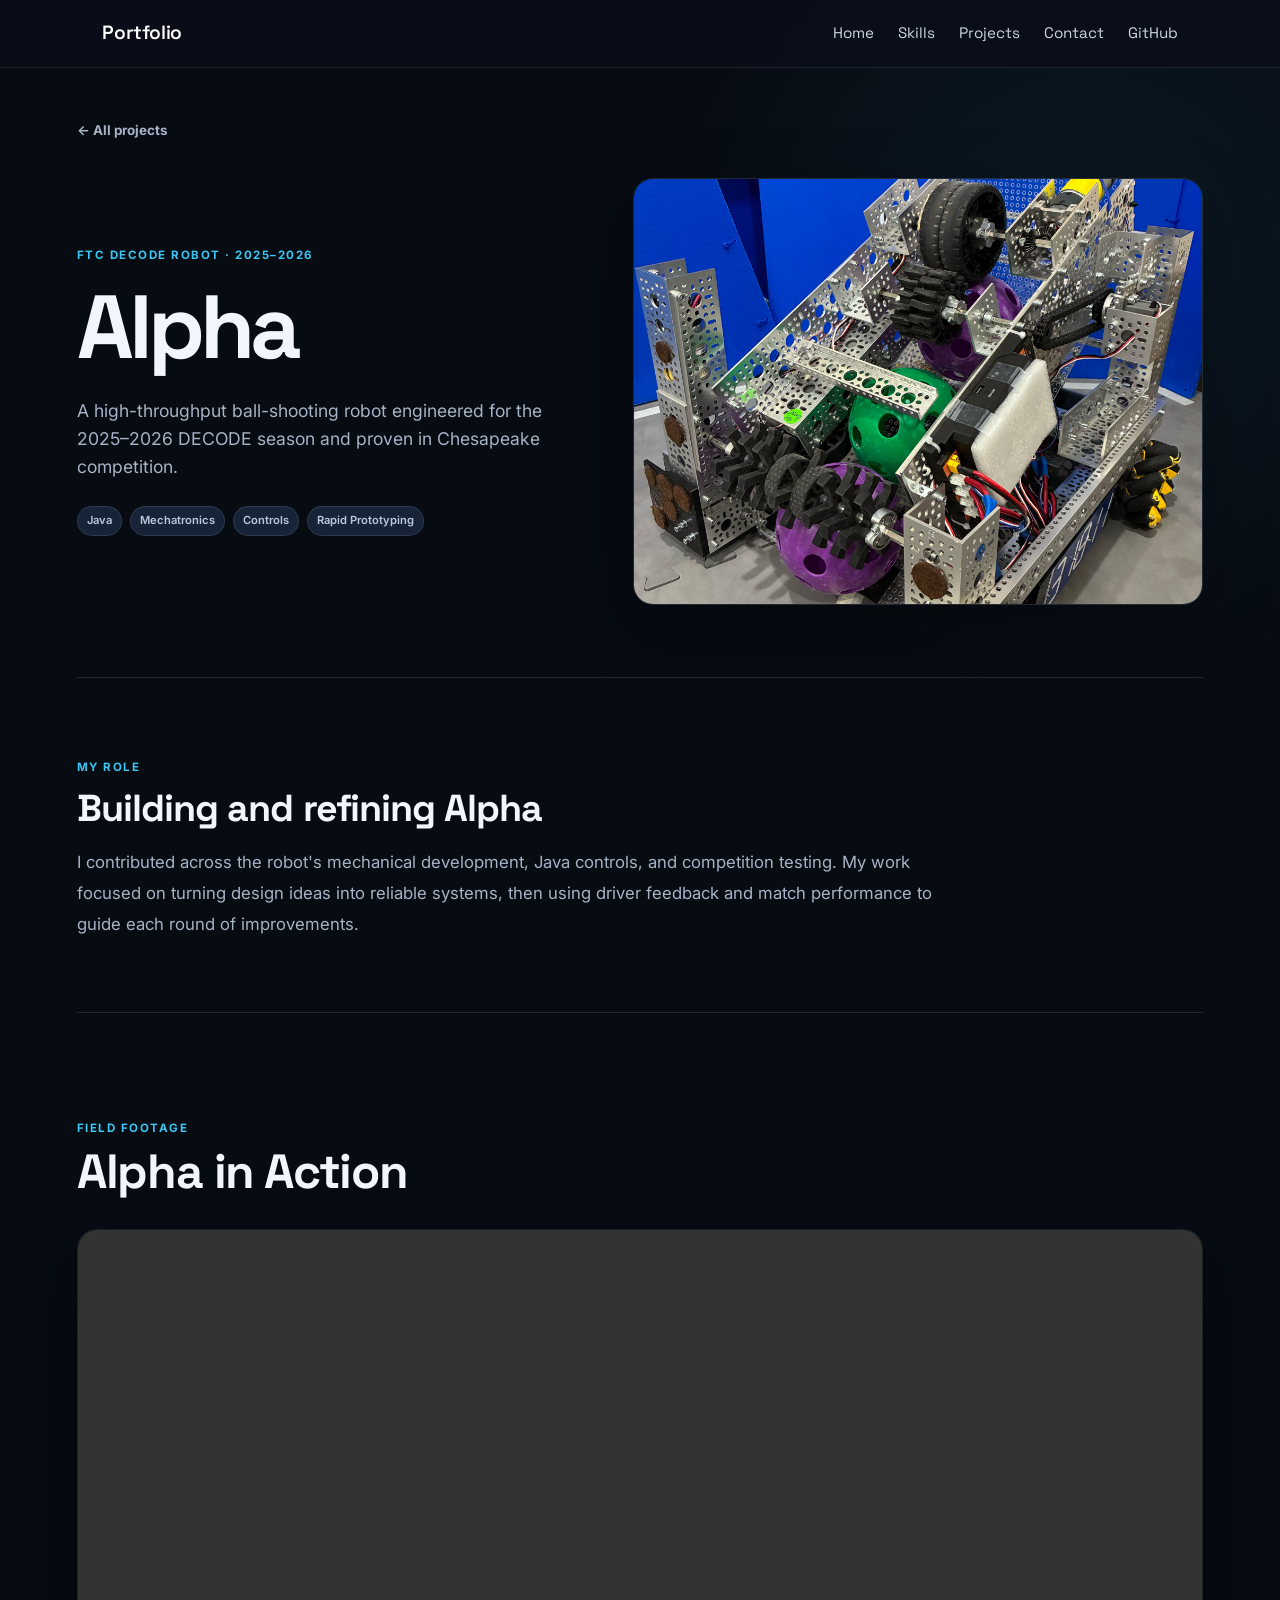
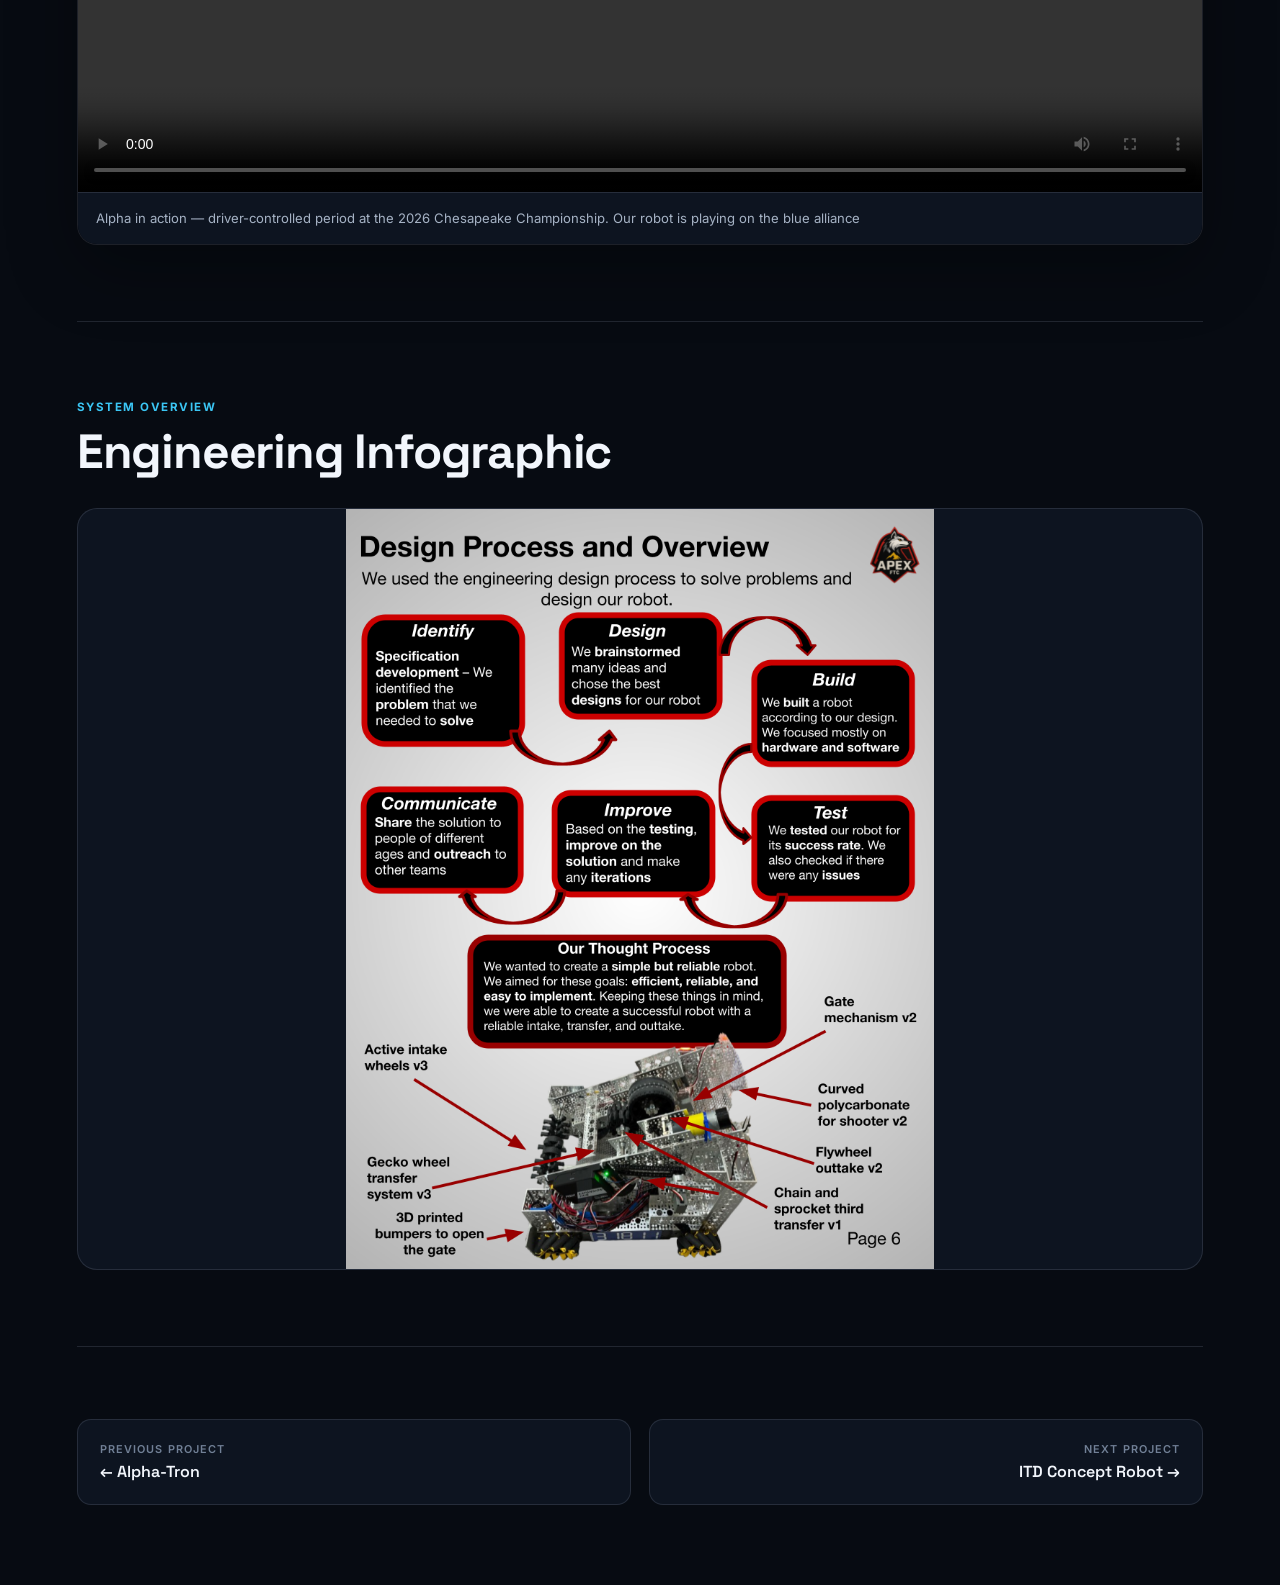
<file: alpha-ftc-robot.html>
<!DOCTYPE html>
<html lang="en">
<head>
  <meta charset="UTF-8" />
  <meta name="viewport" content="width=device-width, initial-scale=1.0" />
  <meta name="description" content="Alpha, Ben's FTC robot for the 2025–2026 DECODE season." />
  <title>Alpha FTC Robot</title>
  <link rel="preconnect" href="https://fonts.googleapis.com">
  <link rel="preconnect" href="https://fonts.gstatic.com" crossorigin>
  <link href="https://fonts.googleapis.com/css2?family=Inter:wght@400;500;600;700&family=Space+Grotesk:wght@500;600;700&display=swap" rel="stylesheet">
  <link rel="stylesheet" href="styles.css" />
</head>
<body class="project-body">
  <header class="navbar">
    <a href="index.html#home" class="logo">Portfolio</a>
    <nav class="nav-links" id="navLinks">
      <a href="index.html#home">Home</a>
      <a href="index.html#skills">Skills</a>
      <a href="index.html#projects">Projects</a>
      <a href="index.html#contact">Contact</a>
      <a href="https://github.com/asdf-5844" target="_blank" rel="noopener noreferrer">GitHub</a>
    </nav>
    <button class="menu-btn" id="menuBtn" aria-label="Toggle navigation" aria-expanded="false">☰</button>
  </header>

  <main class="project-page">
    <a class="back-link" href="index.html#projects">← All projects</a>
    <section class="project-hero">
      <div>
        <p class="project-eyebrow">FTC Decode Robot · 2025–2026</p>
        <h1>Alpha</h1>
        <p class="project-summary">A high-throughput ball-shooting robot engineered for the 2025–2026 DECODE season and proven in Chesapeake competition.</p>
        <div class="project-meta">
          <span>Java</span><span>Mechatronics</span><span>Controls</span><span>Rapid Prototyping</span>
        </div>
      </div>
      <img src="images/Alpha.jpg" alt="Alpha FTC competition robot" />
    </section>

    <section class="role-section" aria-labelledby="alpha-role-heading">
      <p class="project-eyebrow">My Role</p>
      <h2 id="alpha-role-heading">Building and refining Alpha</h2>
      <p>I contributed across the robot's mechanical development, Java controls, and competition testing. My work focused on turning design ideas into reliable systems, then using driver feedback and match performance to guide each round of improvements.</p>
    </section>

    <section class="media-section" aria-labelledby="alpha-video-heading">
      <div class="media-heading">
        <div>
          <p class="project-eyebrow">Field footage</p>
          <h2 id="alpha-video-heading">Alpha in Action</h2>
        </div>
      </div>
      <figure class="video-frame">
        <video controls preload="metadata" playsinline>
          <source src="videos/alpha-teleop-web.mp4" type="video/mp4" />
          Your browser does not support embedded video.
        </video>
        <figcaption>Alpha in action — driver-controlled period at the 2026 Chesapeake Championship.
          Our robot is playing on the blue alliance</figcaption>
      </figure>
    </section>

    <section class="media-section compact-media" aria-labelledby="alpha-overview-heading">
      <div class="media-heading">
        <div>
          <p class="project-eyebrow">System overview</p>
          <h2 id="alpha-overview-heading">Engineering Infographic</h2>
        </div>
      </div>
      <figure class="spotlight-figure">
        <img src="images/Alpha Infographic.png" alt="Engineering infographic describing Alpha FTC robot" />
      </figure>
    </section>
    <nav class="project-pagination" aria-label="Project navigation">
      <a href="alpha-tron-robot.html"><span>Previous project</span>← Alpha-Tron</a>
      <a href="itd-concept-robot.html"><span>Next project</span>ITD Concept Robot →</a>
    </nav>
  </main>

  
  <script src="script.js"></script>
</body>
</html>
</file>
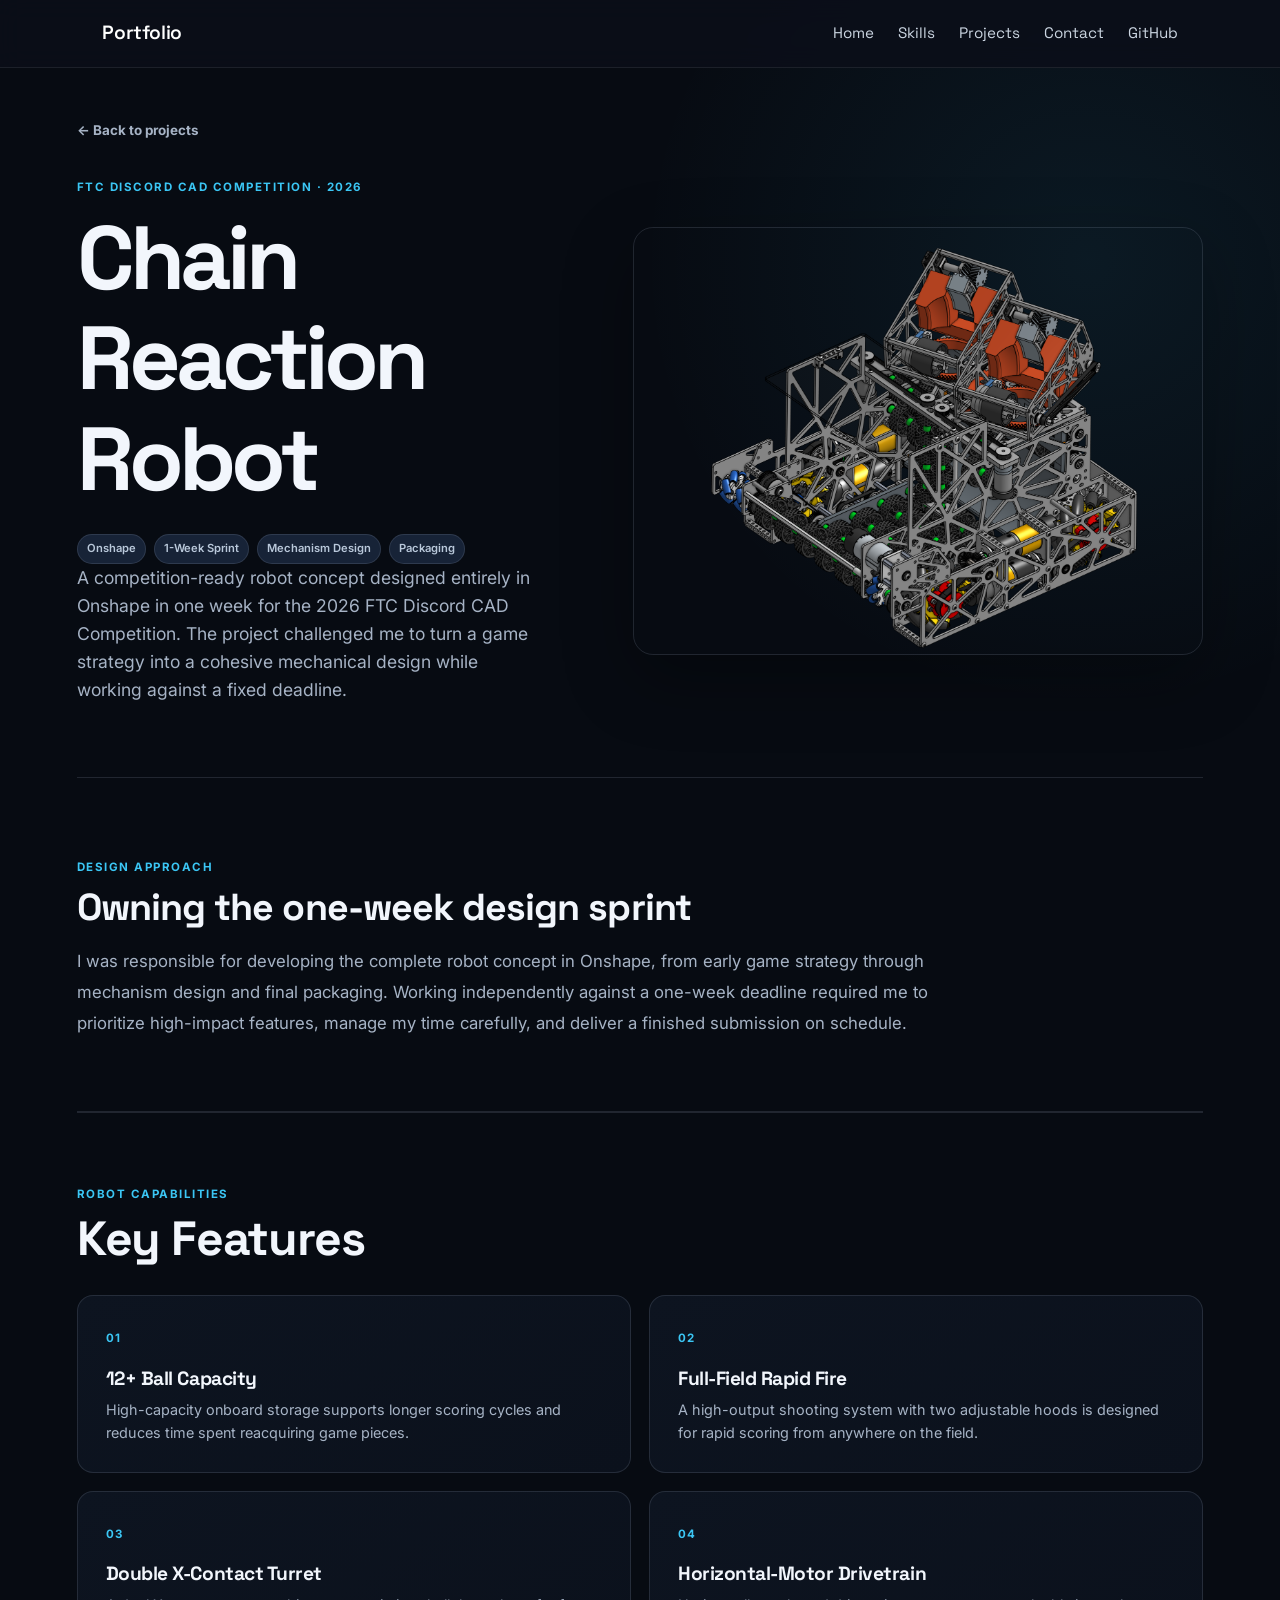
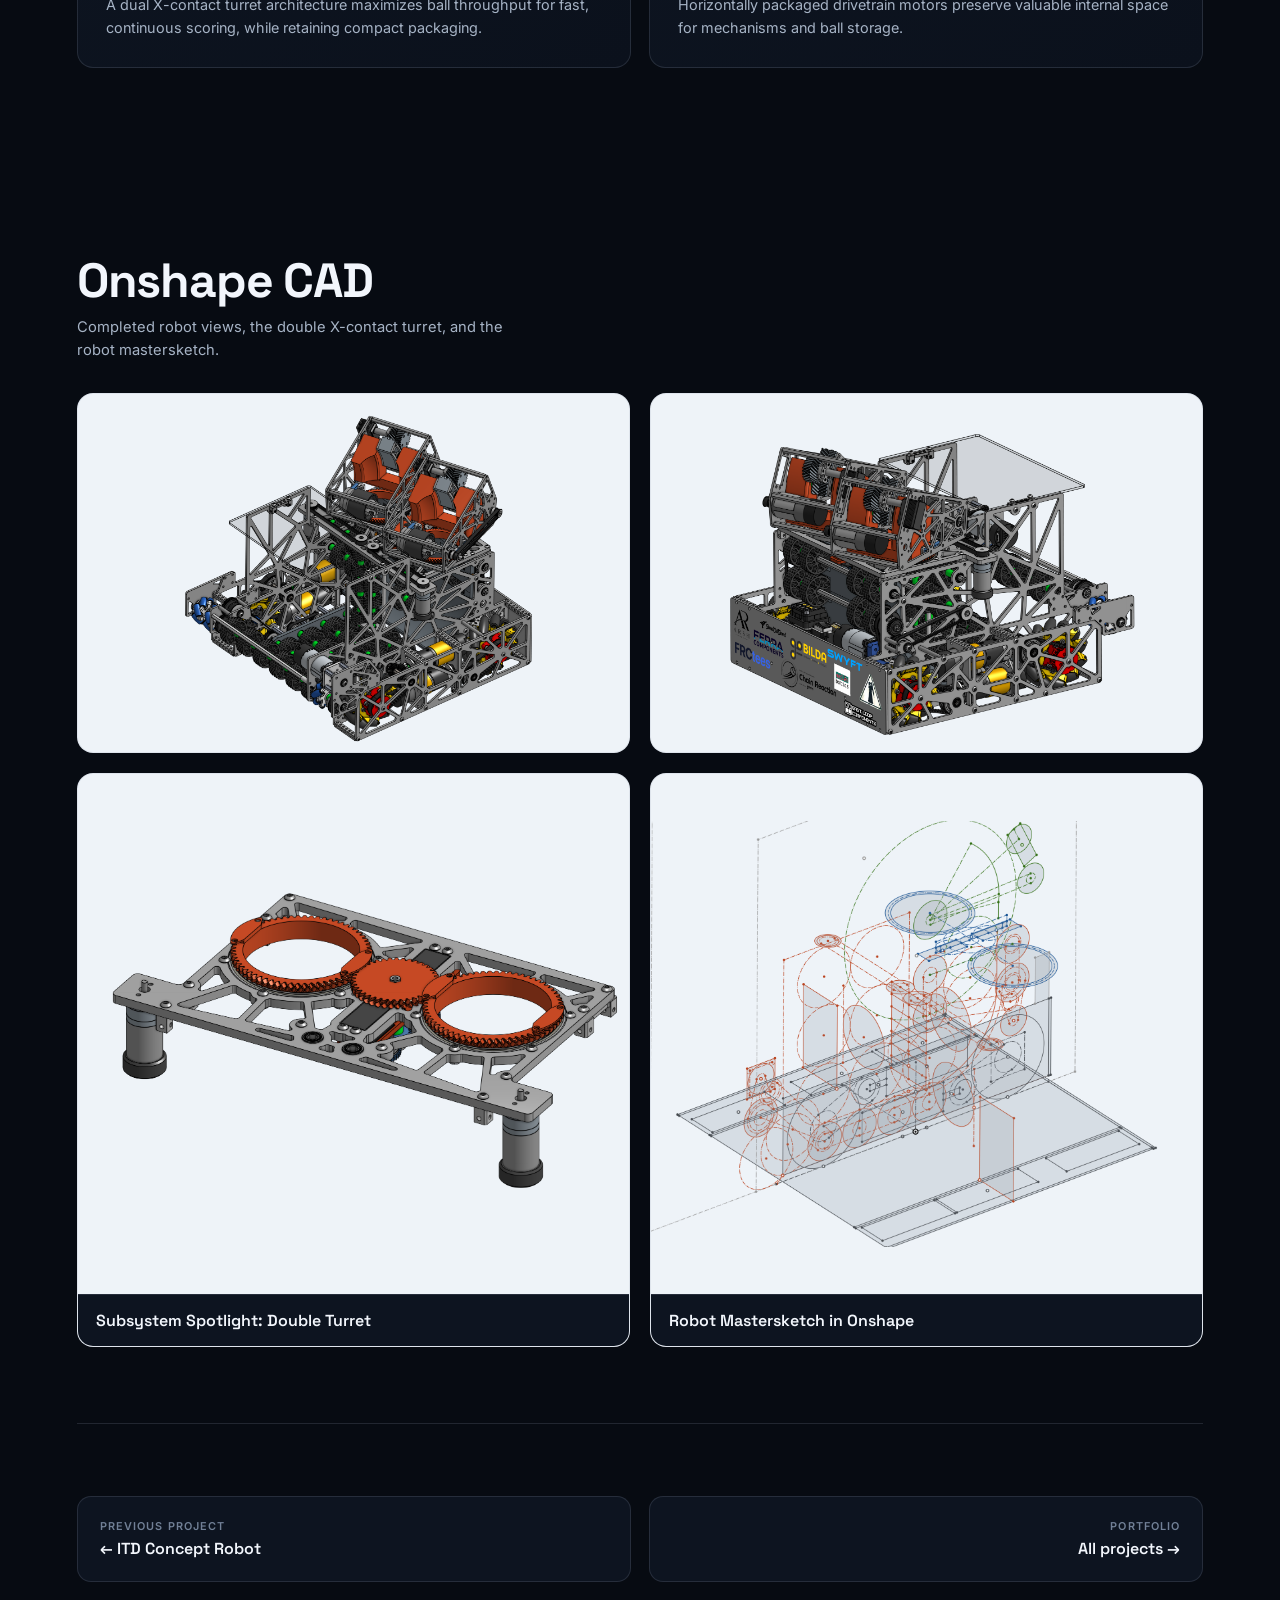
<file: ftc-cad-competition-2026.html>
<!DOCTYPE html>
<html lang="en">
<head>
  <meta charset="UTF-8" />
  <meta name="viewport" content="width=device-width, initial-scale=1.0" />
  <meta name="description" content="A Chain Reaction robot designed in Onshape for the 2026 FTC Discord CAD Competition." />
  <title>FTC CAD Competition Robot</title>
  <link rel="preconnect" href="https://fonts.googleapis.com">
  <link rel="preconnect" href="https://fonts.gstatic.com" crossorigin>
  <link href="https://fonts.googleapis.com/css2?family=Inter:wght@400;500;600;700&family=Space+Grotesk:wght@500;600;700&display=swap" rel="stylesheet">
  <link rel="stylesheet" href="styles.css" />
</head>
<body class="project-body">
  <header class="navbar">
    <a href="index.html#home" class="logo">Portfolio</a>
    <nav class="nav-links" id="navLinks">
      <a href="index.html#home">Home</a>
      <a href="index.html#skills">Skills</a>
      <a href="index.html#projects">Projects</a>
      <a href="index.html#contact">Contact</a>
      <a href="https://github.com/asdf-5844" target="_blank" rel="noopener noreferrer">GitHub</a>
    </nav>
    <button class="menu-btn" id="menuBtn" aria-label="Toggle navigation" aria-expanded="false">☰</button>
  </header>

  <main class="project-page">
    <a class="back-link" href="index.html#projects">← Back to projects</a>

    <section class="project-hero">
      <div>
        <p class="project-eyebrow">FTC Discord CAD Competition · 2026</p>
        <h1>Chain Reaction Robot</h1>
        <div class="project-meta"><span>Onshape</span><span>1-Week Sprint</span><span>Mechanism Design</span><span>Packaging</span></div>
        <p class="project-summary">A competition-ready robot concept designed entirely in Onshape in one week for the 2026 FTC Discord CAD Competition. The project challenged me to turn a game strategy into a cohesive mechanical design while working against a fixed deadline.</p>
      </div>
      <img src="images/31811 CC 2026.png" alt="Onshape CAD model of the Chain Reaction competition robot" />
    </section>

    <section class="role-section" aria-labelledby="cad-role-heading">
      <p class="project-eyebrow">Design approach</p>
      <h2 id="cad-role-heading">Owning the one-week design sprint</h2>
      <p>I was responsible for developing the complete robot concept in Onshape, from early game strategy through mechanism design and final packaging. Working independently against a one-week deadline required me to prioritize high-impact features, manage my time carefully, and deliver a finished submission on schedule.</p>
    </section>

    <section class="features-section" aria-labelledby="features-heading">
      <div class="section-heading">
        <p class="project-eyebrow">Robot capabilities</p>
        <h2 id="features-heading">Key Features</h2>
      </div>
      <div class="features-grid">
        <article class="feature-card">
          <span class="feature-number">01</span>
          <h3>12+ Ball Capacity</h3>
          <p>High-capacity onboard storage supports longer scoring cycles and reduces time spent reacquiring game pieces.</p>
        </article>
        <article class="feature-card">
          <span class="feature-number">02</span>
          <h3>Full-Field Rapid Fire</h3>
          <p>A high-output shooting system with two adjustable hoods is designed for rapid scoring from anywhere on the field.</p>
        </article>
        <article class="feature-card">
          <span class="feature-number">03</span>
          <h3>Double X-Contact Turret</h3>
          <p>A dual X-contact turret architecture maximizes ball throughput for fast, continuous scoring, while retaining compact packaging.</p>
        </article>
        <article class="feature-card">
          <span class="feature-number">04</span>
          <h3>Horizontal-Motor Drivetrain</h3>
          <p>Horizontally packaged drivetrain motors preserve valuable internal space for mechanisms and ball storage.</p>
        </article>
      </div>
    </section>
    <section class="media-section render-section project-gallery cad-gallery" aria-label="Onshape CAD gallery">
      <div class="gallery-header">
        <h2>Onshape CAD</h2>
        <p class="gallery-caption">Completed robot views, the double X-contact turret, and the robot mastersketch.</p>
      </div>
      <img src="images/31811 CC 2026.png" alt="Three-quarter Onshape CAD view of the Chain Reaction robot" />
      <img src="images/31811 CC 2026 (2).png" alt="Alternate Onshape CAD view of the Chain Reaction robot" />
            <div class="subsystem-spotlight-grid">
        <figure class="turret-spotlight">
          <img class="turret-detail" src="images/Turret.png" alt="Detailed CAD view of the robot's double X-contact turret" />
          <figcaption>Subsystem Spotlight: Double Turret</figcaption>
        </figure>
        <figure class="turret-spotlight">
          <img class="turret-detail" src="images/Chain%20Reaction%20Master%20Sketch.png" alt="Chain Reaction robot master sketch showing the overall CAD layout" />
          <figcaption>Robot Mastersketch in Onshape</figcaption>
        </figure>
      </div>
    </section>
      <nav class="project-pagination" aria-label="Project navigation"><a href="itd-concept-robot.html"><span>Previous project</span>← ITD Concept Robot</a><a href="index.html#projects"><span>Portfolio</span>All projects →</a></nav>
  </main>

  
  <script src="script.js"></script>
</body>
</html>
</file>
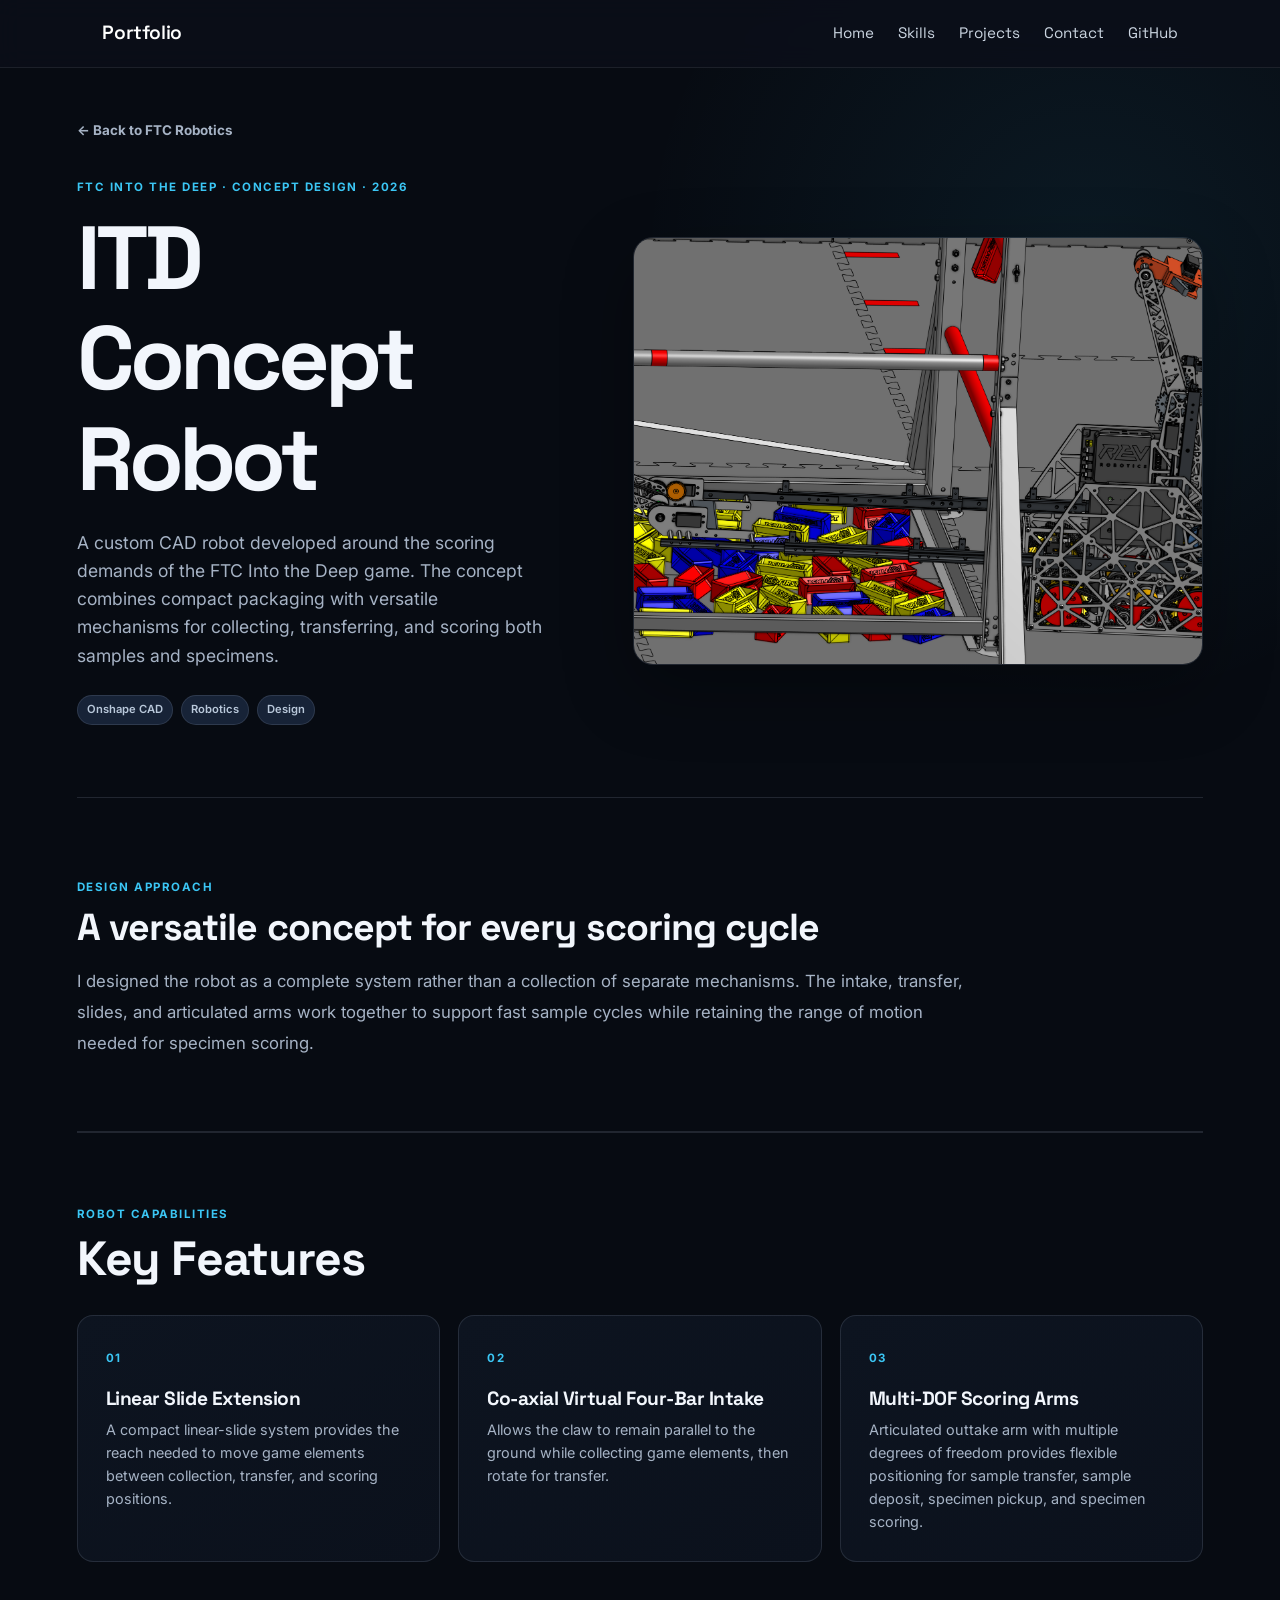
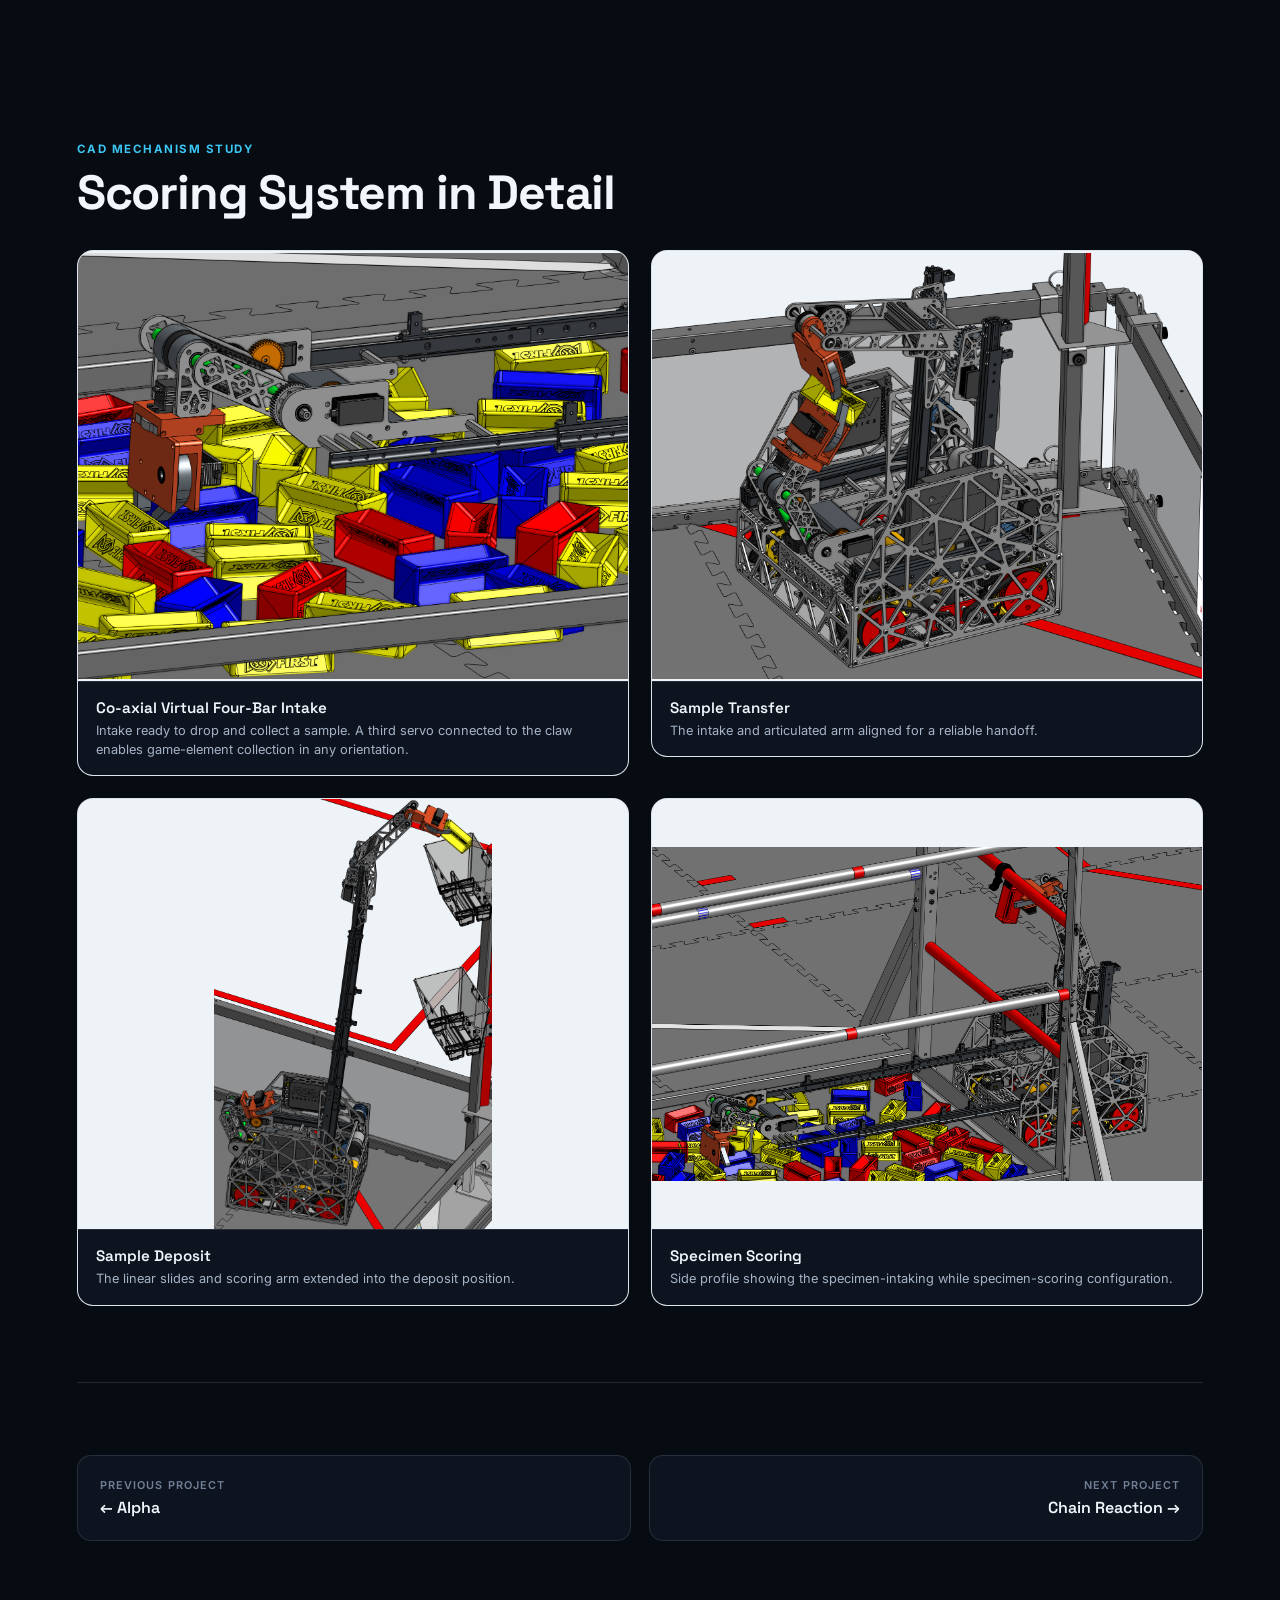
<file: itd-concept-robot.html>
<!DOCTYPE html>
<html lang="en">
<head>
  <meta charset="UTF-8" />
  <meta name="viewport" content="width=device-width, initial-scale=1.0" />
  <meta name="description" content="A custom CAD robot concept designed for the FTC Into the Deep game, featuring linear slides, a co-axial virtual four-bar intake, and multi-degree-of-freedom arms." />
  <title>ITD Concept Robot | Portfolio</title>
  <link rel="preconnect" href="https://fonts.googleapis.com">
  <link rel="preconnect" href="https://fonts.gstatic.com" crossorigin>
  <link href="https://fonts.googleapis.com/css2?family=Inter:wght@400;500;600;700&family=Space+Grotesk:wght@500;600;700&display=swap" rel="stylesheet">
  <link rel="stylesheet" href="styles.css" />
</head>
<body class="project-body">
  <header class="navbar">
    <a href="index.html#home" class="logo">Portfolio</a>
    <nav class="nav-links" id="navLinks">
      <a href="index.html#home">Home</a>
      <a href="index.html#skills">Skills</a>
      <a href="index.html#projects">Projects</a>
      <a href="index.html#contact">Contact</a>
      <a href="https://github.com/asdf-5844" target="_blank" rel="noopener noreferrer">GitHub</a>
    </nav>
    <button class="menu-btn" id="menuBtn" aria-label="Toggle navigation" aria-expanded="false">☰</button>
  </header>

  <main class="project-page">
    <a class="back-link" href="index.html#ftc-robotics">← Back to FTC Robotics</a>

    <section class="project-hero">
      <div>
        <p class="project-eyebrow">FTC Into the Deep · Concept Design · 2026</p>
        <h1>ITD Concept Robot</h1>
        <p class="project-summary">A custom CAD robot developed around the scoring demands of the FTC Into the Deep game. The concept combines compact packaging with versatile mechanisms for collecting, transferring, and scoring both samples and specimens.</p>
        <div class="project-meta">
          <span>Onshape CAD</span><span>Robotics</span><span>Design</span>
        </div>
      </div>
      <img src="images/ITD%20Cover%20Image.png" alt="ITD Concept Robot with its intake extended on the Into the Deep field" />
    </section>

    <section class="role-section" aria-labelledby="itd-role-heading">
      <p class="project-eyebrow">Design approach</p>
      <h2 id="itd-role-heading">A versatile concept for every scoring cycle</h2>
      <p>I designed the robot as a complete system rather than a collection of separate mechanisms. The intake, transfer, slides, and articulated arms work together to support fast sample cycles while retaining the range of motion needed for specimen scoring.</p>
    </section>

    <section class="features-section" aria-labelledby="itd-features-heading">
      <div class="section-heading">
        <p class="project-eyebrow">Robot capabilities</p>
        <h2 id="itd-features-heading">Key Features</h2>
      </div>
      <div class="features-grid itd-features-grid">
        <article class="feature-card">
          <span class="feature-number">01</span>
          <h3>Linear Slide Extension</h3>
          <p>A compact linear-slide system provides the reach needed to move game elements between collection, transfer, and scoring positions.</p>
        </article>
        <article class="feature-card">
          <span class="feature-number">02</span>
          <h3>Co-axial Virtual Four-Bar Intake</h3>
          <p>Allows the claw to remain parallel to the ground while collecting game elements, then rotate for transfer. 
        </article>
        <article class="feature-card">
          <span class="feature-number">03</span>
          <h3>Multi-DOF Scoring Arms</h3>
          <p>Articulated outtake arm with multiple degrees of freedom provides flexible positioning for sample transfer, sample deposit, specimen pickup, and specimen scoring.</p>
        </article>
      </div>
    </section>

    <section class="media-section render-section" aria-labelledby="itd-gallery-heading">
      <div class="media-heading">
        <div>
          <p class="project-eyebrow">CAD mechanism study</p>
          <h2 id="itd-gallery-heading">Scoring System in Detail</h2>
        </div>
      </div>
      <div class="itd-gallery">
        <figure>
          <img src="images/intake%20close%20view.png" alt="Close CAD view of the co-axial virtual four-bar intake" />
          <figcaption><strong>Co-axial Virtual Four-Bar Intake</strong><span>Intake ready to drop and collect a sample. A third servo connected to the claw enables game-element collection in any orientation.</span></figcaption>
        </figure>
        <figure>
          <img src="images/sample%20transfer.png" alt="CAD view of the ITD robot transferring a sample from the intake" />
          <figcaption><strong>Sample Transfer</strong><span>The intake and articulated arm aligned for a reliable handoff.</span></figcaption>
        </figure>
        <figure>
          <img src="images/sample%20deposit.png" alt="CAD view of the ITD robot depositing a sample" />
          <figcaption><strong>Sample Deposit</strong><span>The linear slides and scoring arm extended into the deposit position.</span></figcaption>
        </figure>
        <figure>
          <img src="images/side%20specimen%20view.png" alt="Side CAD view of the ITD robot configured for specimen scoring" />
          <figcaption><strong>Specimen Scoring</strong><span>Side profile showing the specimen-intaking while specimen-scoring configuration.</span></figcaption>
        </figure>
      </div>
    </section>

    <nav class="project-pagination" aria-label="Project navigation">
      <a href="alpha-ftc-robot.html"><span>Previous project</span>← Alpha</a>
      <a href="ftc-cad-competition-2026.html"><span>Next project</span>Chain Reaction →</a>
    </nav>
  </main>

  <script src="script.js"></script>
</body>
</html>
</file>
<file: styles.css>
* { margin: 0; padding: 0; box-sizing: border-box; }
html { scroll-behavior: smooth; }
body {
  font-family: Arial, sans-serif;
  background: #0b0f19;
  color: #e5e7eb;
  line-height: 1.6;
}

/* ORIGINAL HOMEPAGE STYLING */
.navbar {
  position: fixed;
  top: 0;
  width: 100%;
  padding: 18px 8%;
  background: rgba(11, 15, 25, 0.85);
  backdrop-filter: blur(12px);
  display: flex;
  justify-content: space-between;
  align-items: center;
  z-index: 1000;
  border-bottom: 1px solid rgba(255, 255, 255, 0.08);
  font-family: "Space Grotesk", Arial, sans-serif;
}
.logo { color: #fff; font-family: "Space Grotesk", Arial, sans-serif; font-size: 1.2rem; font-weight: 600; text-decoration: none; letter-spacing: -.02em; }
.nav-links { display: flex; gap: 24px; }
.nav-links a { color: #cbd5e1; text-decoration: none; font-size: .95rem; transition: color .2s; }
.nav-links a:hover { color: #38bdf8; }
.menu-btn { display: none; background: none; border: none; color: white; font-size: 1.8rem; cursor: pointer; }

.hero {
  position: relative;
  overflow: hidden;
  min-height: 52vh;
  margin: 104px 5% 28px;
  padding: 58px 5%;
  display: flex;
  align-items: center;
  background: linear-gradient(135deg, #111827, #101a2a);
  border: 1px solid #1f2937;
  border-radius: 24px;
}


.hero-content { position: relative; z-index: 1; max-width: 750px; }
.tag { color: #38bdf8; font-weight: bold; margin-bottom: 12px; font-size: 1rem; max-width: 650px; }
.cursor { color: #38bdf8; animation: blink .8s infinite; }
@keyframes blink { 0%,50% { opacity:1; } 51%,100% { opacity:0; } }
.hero h1 { font-size: clamp(2.2rem, 6vw, 4rem); line-height: 1.1; margin-bottom: 20px; }
.hero h1 span { color: #38bdf8; }
.hero-text { color:#cbd5e1; font-size:1.15rem; max-width:650px; margin-bottom:32px; }
.hero-buttons { display:flex; gap:16px; flex-wrap:wrap; }
.btn { padding:12px 20px; border-radius:999px; text-decoration:none; font-weight:bold; transition:transform .2s,background .2s; }
.btn:hover { transform:translateY(-3px); }
.primary { background:#38bdf8; color:#020617; }
.secondary { border:1px solid #334155; color:#e5e7eb; }

.section { padding:78px 8%; }
#skills, #contact { padding-top:52px; padding-bottom:52px; }
.section h2 { font-size:2.4rem; margin-bottom:10px; }
.section-subtitle { color:#94a3b8; margin-bottom:35px; }
.skills-grid { display:grid; grid-template-columns:repeat(auto-fit,minmax(130px,1fr)); gap:16px; }
.skill-card { background:#111827; border:1px solid #1f2937; padding:18px; border-radius:16px; text-align:center; font-weight:bold; }

.projects-grid { display:grid; grid-template-columns:repeat(auto-fit,minmax(280px,1fr)); gap:24px; }
.project-card { background:#111827; border:1px solid #1f2937; border-radius:20px; overflow:hidden; transition:transform .2s,border-color .2s; }
.project-card-link { color:inherit; text-decoration:none; }
.project-card-link:focus-visible { outline:3px solid #38bdf8; outline-offset:4px; }
.project-card:hover { transform:translateY(-6px); border-color:#38bdf8; }
.project-card img, .placeholder-img { width:100%; height:180px; object-fit:cover; }
.placeholder-img { background:linear-gradient(135deg,#1e293b,#0f172a); display:flex; align-items:center; justify-content:center; font-size:3rem; font-weight:bold; color:#38bdf8; }
.project-info { padding:22px; }
.project-info h3 { margin-bottom:10px; }
.project-info p { color:#cbd5e1; margin-bottom:16px; }
.project-tags { display:flex; gap:8px; flex-wrap:wrap; margin-bottom:16px; }
.project-tags span { background:#1e293b; color:#93c5fd; padding:5px 10px; border-radius:999px; font-size:.8rem; }
.project-info a, .project-link { color:#38bdf8; text-decoration:none; font-weight:bold; }

.contact { text-align:center; background:#090d16; }
.contact p { color:#cbd5e1; margin-bottom:24px; }
.contact-links { display:flex; justify-content:center; gap:16px; flex-wrap:wrap; }
.contact-links a { color:#020617; background:#38bdf8; padding:12px 18px; border-radius:999px; text-decoration:none; font-weight:bold; }
footer { text-align:center; padding:24px; color:#94a3b8; border-top:1px solid #1f2937; }

/* PROFESSIONAL STYLING IS LIMITED TO PROJECT PAGES */
.project-body {
  --surface:#0d1420;
  --surface-2:#121c2b;
  --surface-3:#172337;
  --text:#f2f6fc;
  --muted:#a6b3c5;
  --subtle:#718096;
  --accent:#3bc6f4;
  --line:rgba(148,163,184,.18);
  --line-strong:rgba(59,198,244,.45);
  --shadow:0 24px 70px rgba(0,0,0,.32);
  --radius:20px;
  --content:1180px;
  font-family:"Inter",system-ui,sans-serif;
  color:var(--text);
  background:radial-gradient(circle at 85% 8%,rgba(59,198,244,.08),transparent 28rem),#070b12;
  -webkit-font-smoothing:antialiased;
}
.project-body h1, .project-body h2, .project-body h3 {
  font-family: "Space Grotesk", "Inter", sans-serif;
  line-height: 1.12;
  letter-spacing: -.025em;
}
.project-body .btn { min-height:48px; padding:12px 20px; display:inline-flex; align-items:center; justify-content:center; border:1px solid transparent; border-radius:12px; }
.project-body .btn.primary { color:#031019; background:var(--accent); }
.project-page { min-height:100vh; padding:120px 6% 80px; }
.project-page > * { width:min(var(--content),100%); margin-inline:auto; }
.back-link { display:block; margin-bottom:36px; color:var(--muted); font-size:.84rem; font-weight:700; text-decoration:none; }
.back-link:hover { color:var(--accent); }
.project-hero { margin-bottom:32px; padding-bottom:72px; display:grid; grid-template-columns:minmax(0,.9fr) minmax(360px,1.1fr); gap:clamp(40px,7vw,90px); align-items:center; border-bottom:1px solid var(--line); }
.project-hero h1 { margin:12px 0 20px; font-size:clamp(3rem,7vw,6rem); letter-spacing:-.055em; }
.project-eyebrow,.card-label { color:var(--accent); font-size:.72rem; font-weight:700; letter-spacing:.13em; text-transform:uppercase; }
.project-summary { max-width:600px; color:var(--muted); font-size:1.1rem; }
.project-meta { margin-top:25px; display:flex; flex-wrap:wrap; gap:8px; }
.project-meta span { padding:5px 9px; color:#b9c8da; background:var(--surface-3); border:1px solid var(--line); border-radius:999px; font-size:.7rem; font-weight:600; }
.project-hero > img { width:100%; aspect-ratio:4/3; object-fit:cover; border:1px solid var(--line); border-radius:var(--radius); box-shadow:var(--shadow); }
.project-details { padding:40px 0 72px; display:grid; grid-template-columns:repeat(3,1fr); gap:18px; }
.detail-card { padding:26px; background:var(--surface); border:1px solid var(--line); border-radius:16px; }
.detail-card h2 { margin:10px 0 12px; font-size:1.2rem; }
.detail-card p:last-child { color:var(--muted); font-size:.9rem; }

.role-section {
  width: min(var(--content), 100%);
  max-width: var(--content);
  margin-inline: auto;
  padding: 48px 0 72px;
  border-bottom: 1px solid var(--line);
}
.role-section h2 {
  width: 100%;
  max-width: 900px;
  margin: 10px 0 18px;
  padding: 0;
  font-size: clamp(1.65rem, 3vw, 2.35rem);
}
.role-section > p:last-child {
  width: 100%;
  max-width: 900px;
  margin: 0;
  padding: 0;
  color: var(--muted);
  font-size: 1.05rem;
  line-height: 1.85;
}
.features-section { padding:72px 0; border-top:1px solid var(--line); }
.section-heading { margin-bottom:30px; }
.section-heading h2 { margin-top:8px; font-size:clamp(2rem,4vw,3rem); }
.features-grid { display:grid; grid-template-columns:repeat(2,1fr); gap:18px; }
.feature-card { padding:28px; background:linear-gradient(145deg,var(--surface),#0b111c); border:1px solid var(--line); border-radius:16px; }
.feature-number { color:var(--accent); font-size:.72rem; font-weight:700; letter-spacing:.12em; }
.feature-card h3 { margin:18px 0 8px; font-size:1.2rem; }
.feature-card p { color:var(--muted); font-size:.9rem; }

.media-section { margin-top:30px; padding:76px 0; border-bottom:1px solid var(--line); }
.media-section + .media-section { margin-top:0; border-top:0; }
.media-heading { margin-bottom:30px; display:flex; justify-content:space-between; gap:40px; align-items:end; }
.media-heading h2,.gallery-header h2 { margin-top:8px; font-size:clamp(2rem,4vw,3rem); }
.media-heading > p,.gallery-caption { max-width:440px; color:var(--muted); font-size:.92rem; }
.video-frame { overflow:hidden; background:#020409; border:1px solid var(--line); border-radius:var(--radius); box-shadow:var(--shadow); }
.video-frame video { display:block; width:100%; max-height:720px; background:#000; }
.video-frame figcaption,.render-grid figcaption,.turret-spotlight figcaption { padding:15px 18px; color:var(--muted); background:var(--surface); border-top:1px solid var(--line); font-size:.82rem; }
.spotlight-figure { overflow:hidden; background:var(--surface); border:1px solid var(--line); border-radius:var(--radius); }
.spotlight-figure img { display:block; width:100%; max-height:760px; object-fit:contain; }
.render-section { position: relative; border-top: 0; }
.render-grid { display:grid; grid-template-columns:repeat(2,1fr); gap:20px; }
.render-grid figure { overflow:hidden; background:#eef3f8; border:1px solid var(--line); border-radius:16px; }
.render-grid img { display:block; width:100%; height:390px; object-fit:contain; }
.video-placeholder { min-height:390px; padding:40px; display:grid; place-items:center; align-content:center; gap:20px; text-align:center; background:repeating-linear-gradient(135deg,#0d1420,#0d1420 14px,#101a28 14px,#101a28 28px); border:1px dashed rgba(59,198,244,.5); border-radius:var(--radius); }
.play-icon { display:grid; place-items:center; width:72px; height:72px; padding-left:5px; color:#031019; background:var(--accent); border-radius:50%; font-size:1.35rem; }
.video-placeholder strong { font:600 1.25rem "Space Grotesk",sans-serif; }
.video-placeholder p { margin-top:6px; color:var(--muted); }

.project-body .project-gallery { display:grid; grid-template-columns:repeat(2,1fr); gap:20px; }
.project-body .project-gallery.media-section { margin-top:30px; }
.gallery-header { grid-column:1/-1; margin-bottom:10px; }
.gallery-caption { margin-top:8px; }
.project-body .project-gallery > img { display:block; width:100%; height:360px; object-fit:cover; border:1px solid var(--line); border-radius:16px; }
.project-body .cad-gallery > img { background:#eef3f8; object-fit:contain; }
.turret-spotlight { grid-column:1/-1; overflow:hidden; background:#eef3f8; border:1px solid var(--line); border-radius:16px; }
.turret-spotlight .turret-detail { display:block; width:100%; height:520px; object-fit:contain; }
.turret-spotlight figcaption { color:var(--text); font:600 1rem "Space Grotesk",sans-serif; }

.repository-callout { margin-top:72px; padding:30px; display:grid; grid-template-columns:auto 1fr auto; gap:24px; align-items:center; background:linear-gradient(135deg,var(--surface-2),var(--surface)); border:1px solid var(--line-strong); border-radius:var(--radius); }
.github-mark { width:52px; height:52px; color:var(--text); }
.repository-callout h2 { margin:6px 0; font-size:1.35rem; }
.repository-callout p:not(.project-eyebrow) { color:var(--muted); font-size:.9rem; }
.project-pagination { margin-top:72px; display:grid; grid-template-columns:repeat(2,1fr); gap:18px; }
.project-pagination a { padding:22px; color:var(--text); background:var(--surface); border:1px solid var(--line); border-radius:14px; font:600 1rem "Space Grotesk",sans-serif; text-decoration:none; }
.project-pagination a:last-child { text-align:right; }
.project-pagination a:hover { border-color:var(--accent); }
.project-pagination span { display:block; margin-bottom:5px; color:var(--subtle); font:600 .68rem "Inter",sans-serif; letter-spacing:.1em; text-transform:uppercase; }
.project-body footer { display:block; text-align:center; padding:26px 6%; color:var(--subtle); border-top:1px solid var(--line); font-size:.78rem; }

@media (max-width:980px) {
  .project-hero { grid-template-columns:1fr; }
  .project-hero > img { max-height:620px; }
}
@media (max-width:700px) {
  .menu-btn { display:block; }
  .nav-links { position:absolute; top:70px; right:8%; background:#111827; border:1px solid #1f2937; border-radius:16px; padding:20px; flex-direction:column; display:none; }
  .nav-links.active { display:flex; }
  .hero { min-height: auto; margin: 92px 4% 20px; padding: 48px 7%; }

  .project-page { padding:105px 5% 65px; }
  .project-hero { padding-bottom:55px; gap:30px; }
  .project-hero h1 { font-size:clamp(2.8rem,15vw,4.6rem); }
  .project-details,.features-grid,.render-grid,.project-body .project-gallery { grid-template-columns:1fr; }
  .media-heading { align-items:start; flex-direction:column; gap:12px; }
  .media-section { padding:58px 0; }
  .render-grid img,.project-body .project-gallery > img { height:270px; }
  .turret-spotlight { grid-column:auto; }
  .turret-spotlight .turret-detail { height:320px; }
  .repository-callout { grid-template-columns:1fr; }
  .repository-callout .btn { width:100%; }
  .project-pagination { grid-template-columns:1fr; }
  .project-pagination a:last-child { text-align:left; }
}
@media (prefers-reduced-motion:reduce) {
  *,*::before,*::after { scroll-behavior:auto!important; animation-duration:.01ms!important; transition-duration:.01ms!important; }
}

/* Project categories */
.project-group + .project-group {
  margin-top: 64px;
}

.project-group-heading {
  display: flex;
  align-items: center;
  gap: 16px;
  margin-bottom: 22px;
}

.project-group-heading > span {
  display: grid;
  place-items: center;
  width: 42px;
  height: 42px;
  border: 1px solid #1f2937;
  border-radius: 12px;
  color: #38bdf8;
  font: 700 .75rem "Space Grotesk", sans-serif;
}

.project-group-heading p {
  margin: 0 0 2px;
  color: #64748b;
  font-size: .72rem;
  font-weight: 700;
  letter-spacing: .12em;
  text-transform: uppercase;
}

.project-group-heading h3 {
  margin: 0;
  font: 600 1.45rem "Space Grotesk", sans-serif;
}

.project-preview {
  width: 100%;
  height: 180px;
}

.daymark-preview {
  display: flex;
  flex-direction: column;
  align-items: center;
  justify-content: center;
  background:
    radial-gradient(circle at 75% 25%, rgba(200, 239, 120, .2), transparent 32%),
    linear-gradient(145deg, #f3f0e8, #dfe9da);
  color: #173f39;
}

.daymark-preview-mark {
  display: grid;
  place-items: center;
  width: 42px;
  height: 42px;
  margin-bottom: 8px;
  border-radius: 12px;
  background: #c8ef78;
  font-size: 1.4rem;
  font-weight: 700;
}

.daymark-preview strong {
  font: 700 1.35rem "Space Grotesk", sans-serif;
}

.daymark-preview small {
  margin-top: 3px;
  color: #58716b;
  font-size: .7rem;
  letter-spacing: .08em;
}

@media (max-width: 640px) {
  .project-group + .project-group {
    margin-top: 48px;
  }
}
/* Project category jump navigation */
.projects-section-header {
  display: flex;
  align-items: flex-start;
  justify-content: space-between;
  gap: 24px;
  margin-bottom: 35px;
}

.projects-section-header .section-subtitle {
  margin-bottom: 0;
}

.project-jump-links {
  display: flex;
  gap: 10px;
  flex-wrap: wrap;
  justify-content: flex-end;
}

.project-jump-links a {
  padding: 10px 15px;
  border: 1px solid #1f2937;
  border-radius: 999px;
  color: #cbd5e1;
  text-decoration: none;
  font-size: .82rem;
  font-weight: 600;
  transition: border-color .2s, background .2s, color .2s;
}

.project-jump-links a:hover,
.project-jump-links a:focus-visible {
  border-color: #38bdf8;
  background: rgba(56, 189, 248, .1);
  color: #38bdf8;
}

.project-group {
  scroll-margin-top: 96px;
}

@media (max-width: 700px) {
  .projects-section-header {
    flex-direction: column;
  }

  .project-jump-links {
    justify-content: flex-start;
  }
}
/* Alpha-Tron portrait demonstration videos */
.portrait-video-grid {
  display: grid;
  grid-template-columns: repeat(2, minmax(0, 1fr));
  gap: 22px;
  max-width: 820px;
  margin: 0 auto;
}

.portrait-video-card {
  overflow: hidden;
  background: #020409;
  border: 1px solid var(--line);
  border-radius: var(--radius);
  box-shadow: var(--shadow);
}

.portrait-video-card video {
  display: block;
  width: 100%;
  aspect-ratio: 9 / 16;
  max-height: 680px;
  background: #000;
  object-fit: contain;
}

.portrait-video-card figcaption {
  padding: 15px 18px;
  border-top: 1px solid var(--line);
  background: var(--surface);
  color: var(--muted);
  font-size: .82rem;
}

@media (max-width: 640px) {
  .portrait-video-grid {
    grid-template-columns: 1fr;
    max-width: 420px;
  }
}
/* Into the Deep concept gallery */
.itd-features-grid {
  grid-template-columns: repeat(3, 1fr);
}

.itd-gallery {
  display: grid;
  grid-template-columns: repeat(2, minmax(0, 1fr));
  gap: 22px;
}

.itd-gallery figure {
  align-self: start;
  overflow: hidden;
  background: #eef3f8;
  border: 1px solid var(--line);
  border-radius: 16px;
}

.itd-gallery img {
  display: block;
  width: 100%;
  height: 430px;
  object-fit: contain;
}

.itd-gallery figcaption {
  display: flex;
  flex-direction: column;
  gap: 4px;
  padding: 16px 18px;
  border-top: 1px solid var(--line);
  background: var(--surface);
}

.itd-gallery figcaption strong {
  color: var(--text);
  font: 600 .95rem "Space Grotesk", sans-serif;
}

.itd-gallery figcaption span {
  color: var(--muted);
  font-size: .8rem;
  line-height: 1.5;
}

@media (max-width: 780px) {
  .itd-features-grid,
  .itd-gallery {
    grid-template-columns: 1fr;
  }

  .itd-gallery img {
    height: auto;
    max-height: 520px;
  }
}
/* Chain Reaction subsystem spotlights */
.subsystem-spotlight-grid {
  grid-column: 1 / -1;
  display: grid;
  grid-template-columns: repeat(2, minmax(0, 1fr));
  gap: 20px;
}

.subsystem-spotlight-grid .turret-spotlight {
  grid-column: auto;
}

@media (max-width: 720px) {
  .subsystem-spotlight-grid {
    grid-template-columns: 1fr;
  }
}
</file>
